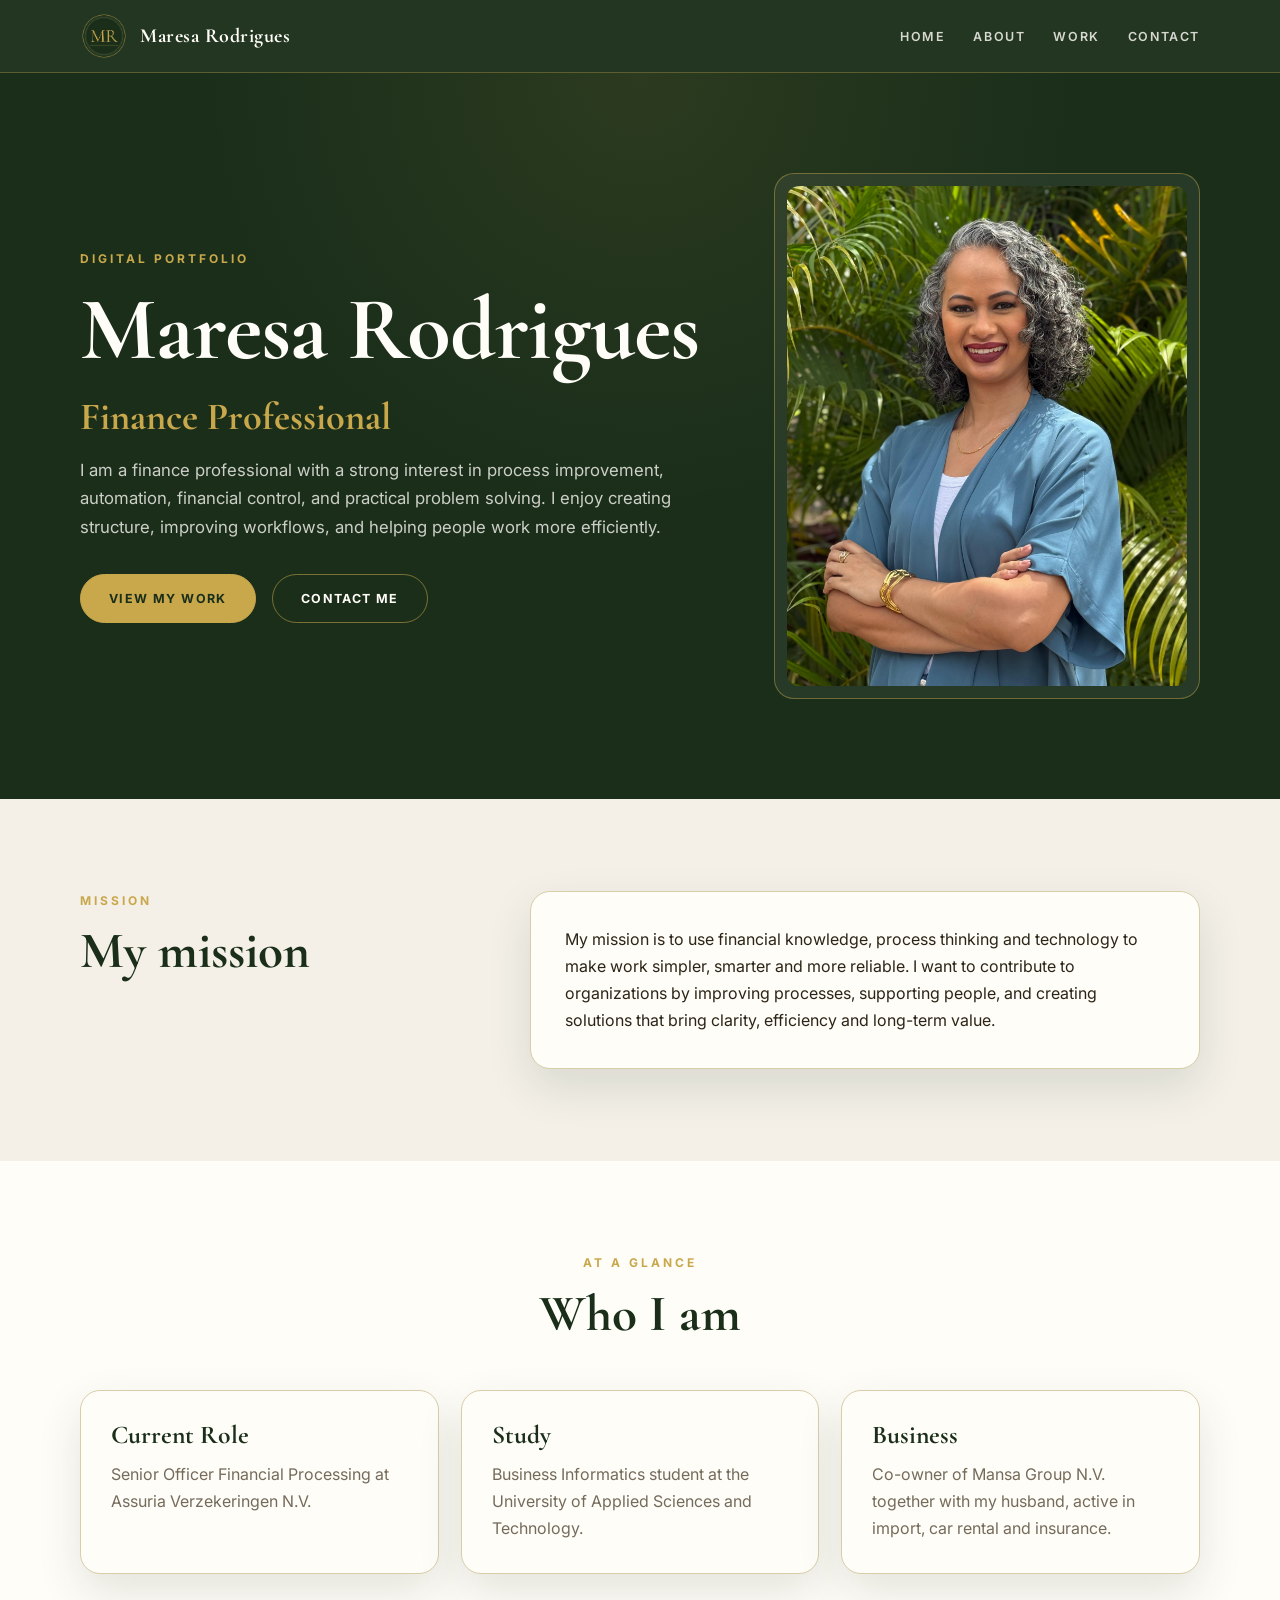
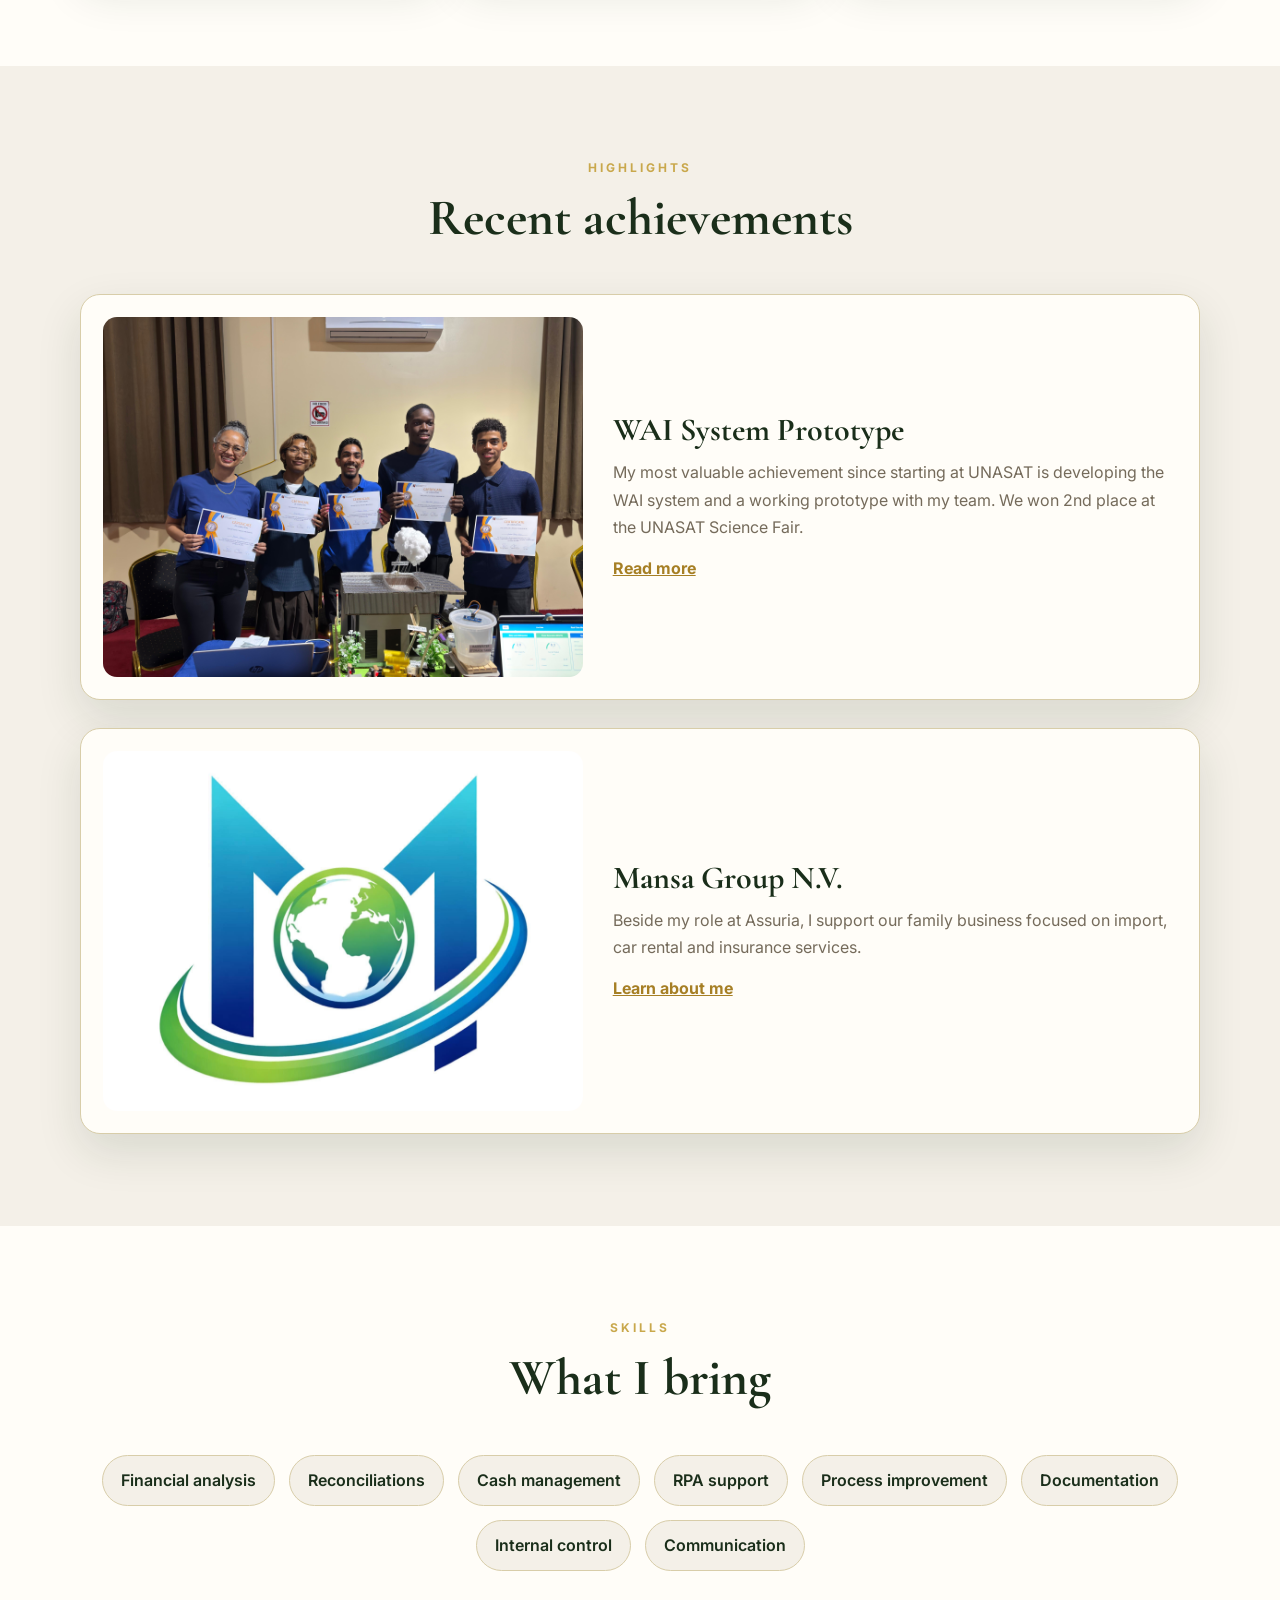
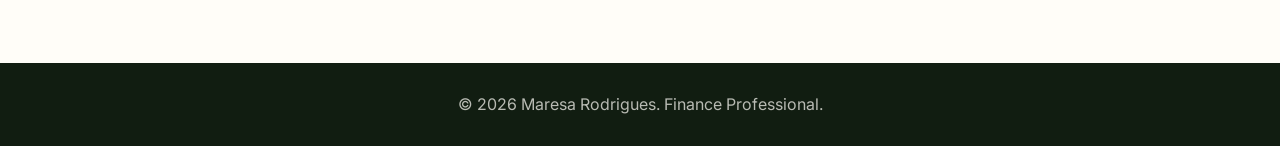
<file: index.html>
<html lang="en">
 <head>
  <meta charset="utf-8"/>
  <meta content="width=device-width, initial-scale=1.0" name="viewport"/>
  <meta content="Digital portfolio of Maresa Rodrigues, Finance Professional." name="description"/>
  <meta content="Maresa Rodrigues" name="author"/>
  <link href="https://fonts.googleapis.com" rel="preconnect"/>
  <link crossorigin="" href="https://fonts.gstatic.com" rel="preconnect"/>
  <link href="https://fonts.googleapis.com/css2?family=Cormorant+Garamond:wght@500;600;700&amp;family=Inter:wght@300;400;500;600;700&amp;display=swap" rel="stylesheet"/>
  <link href="./css/main.css" rel="stylesheet"/>
  <title>
   Maresa Rodrigues | Digital Portfolio
  </title>
 </head>
<body>
    <header class="site-header">
   <div class="header-inner">
    <a class="logo" href="./index.html">
     <img alt="Maresa Rodrigues Logo" class="logo-image" src="./img/mmr-circle-logo-1.png"/>
     <span class="logo-name">
      Maresa Rodrigues
     </span>
    </a>
    <button aria-controls="site-nav" aria-expanded="false" class="menu-toggle" id="menu-toggle">
     <span>
     </span>
     <span>
     </span>
     <span>
     </span>
    </button>
   <nav class="site-nav" id="site-nav">
     <ul>
      <li>
       <a href="./index.html">
        Home
       </a>
      </li>
      <li>
       <a href="./about.html">
        About
       </a>
      </li>
      <li>
       <a href="./work.html">
        Work
       </a>
      </li>
      <li>
       <a href="./contact.html">
        Contact
       </a>
      </li>
     </ul>
    </nav>
        </div>
  </header>
  <main>
   <section class="hero">
    <div class="container hero-grid">
     <div class="hero-content">
      <p class="eyebrow">
       Digital Portfolio
      </p>
      <h1>
       Maresa Rodrigues
      </h1>
      <h2>
       Finance Professional 
      </h2>
      <p class="hero-text">
       I am a finance professional with a strong interest in process improvement, automation, financial control, and practical problem solving. 
       I enjoy creating structure, improving workflows, and helping people work more efficiently.
      </p>
      <div class="hero-buttons">
       <a class="btn btn-primary" href="./work.html">
        View my work
       </a>
       <a class="btn btn-secondary" href="./contact.html">
        Contact me
       </a>
      </div>
     </div>
    <div class="hero-image-card">
      <img alt="Portrait of Maresa Rodrigues" src="./img/profile-pic-1.jpeg"/>
     </div>
    </div>
   </section>
   <section class="section">
        <div class="container two-columns">
     <div>
      <p class="eyebrow">
       Mission
      </p>
      <h2>
       My mission
      </h2>
     </div>
     <div class="text-card">
      <p>
       My mission is to use financial knowledge, process thinking and technology to make work simpler, smarter and more reliable. 
       I want to contribute to organizations by improving processes, supporting people, and creating solutions that bring clarity, efficiency and long-term value.
      </p>
     </div>
    </div>
   </section>
   <section class="section soft-bg">
    <div class="container">
     <div class="section-header">
      <p class="eyebrow">
       At a glance
      </p>
      <h2>
       Who I am
      </h2>
     </div>
     <div class="cards-grid three">
      <article class="info-card">
       <h3>
        Current Role
       </h3>
       <p>
        Senior Officer Financial Processing at Assuria Verzekeringen N.V.
       </p>
      </article>
      <article class="info-card">
       <h3>
        Study
       </h3>
       <p>
        Business Informatics student at the University of Applied Sciences and Technology.
       </p>
      </article>
      <article class="info-card">
       <h3>
        Business
       </h3>
       <p>
        Co-owner of Mansa Group N.V. together with my husband, active in import, car rental and insurance.
       </p>
      </article>
     </div>
    </div>
    </section>
   <section class="section">
    <div class="container">
     <div class="section-header">
      <p class="eyebrow">
       Highlights
      </p>
      <h2>
       Recent achievements
      </h2>
     </div>
     <div class="feature-grid">
      <article class="feature-card">
       <img alt="WAI project team" src="./img/unasat-wai-project.jpeg"/>
       <div>
        <h3>
         WAI System Prototype
        </h3>
        <p>
         My most valuable achievement since starting at UNASAT is developing the WAI system and a working prototype with my team. We won 2nd place at the UNASAT Science Fair.
        </p>
        <a class="text-link" href="./work.html">
         Read more
        </a>
       </div>
      </article>
      <article class="feature-card">
       <img alt="Mansa Group NV logo" src="./img/mansa-logo.jpeg"/>
       <div>
        <h3>
         Mansa Group N.V.
        </h3>
        <p>
         Beside my role at Assuria, I support our family business focused on import, car rental and insurance services.
        </p>
        <a class="text-link" href="./work.html">
         Learn about me
        </a>
       </div>
      </article>
     </div>
    </div>
    </section>
   <section class="section soft-bg">
    <div class="container">
     <div class="section-header">
      <p class="eyebrow">
       Skills
      </p>
      <h2>
       What I bring
      </h2>
     </div>
     <ul class="pill-list">
      <li>
       Financial analysis
      </li>
      <li>
       Reconciliations
      </li>
      <li>
       Cash management
      </li>
      <li>
       RPA support
      </li>
      <li>
       Process improvement
      </li>
      <li>
       Documentation
      </li>
      <li>
       Internal control
      </li>
      <li>
       Communication
      </li>
     </ul>
    </div>
   </section>
  </main>
    <footer class="site-footer">
   <p>
    &copy; 2026 Maresa Rodrigues. Finance Professional.
   </p>
  </footer>
  <script src="./js/main.js">
  </script>
</body>

</html>
</file>
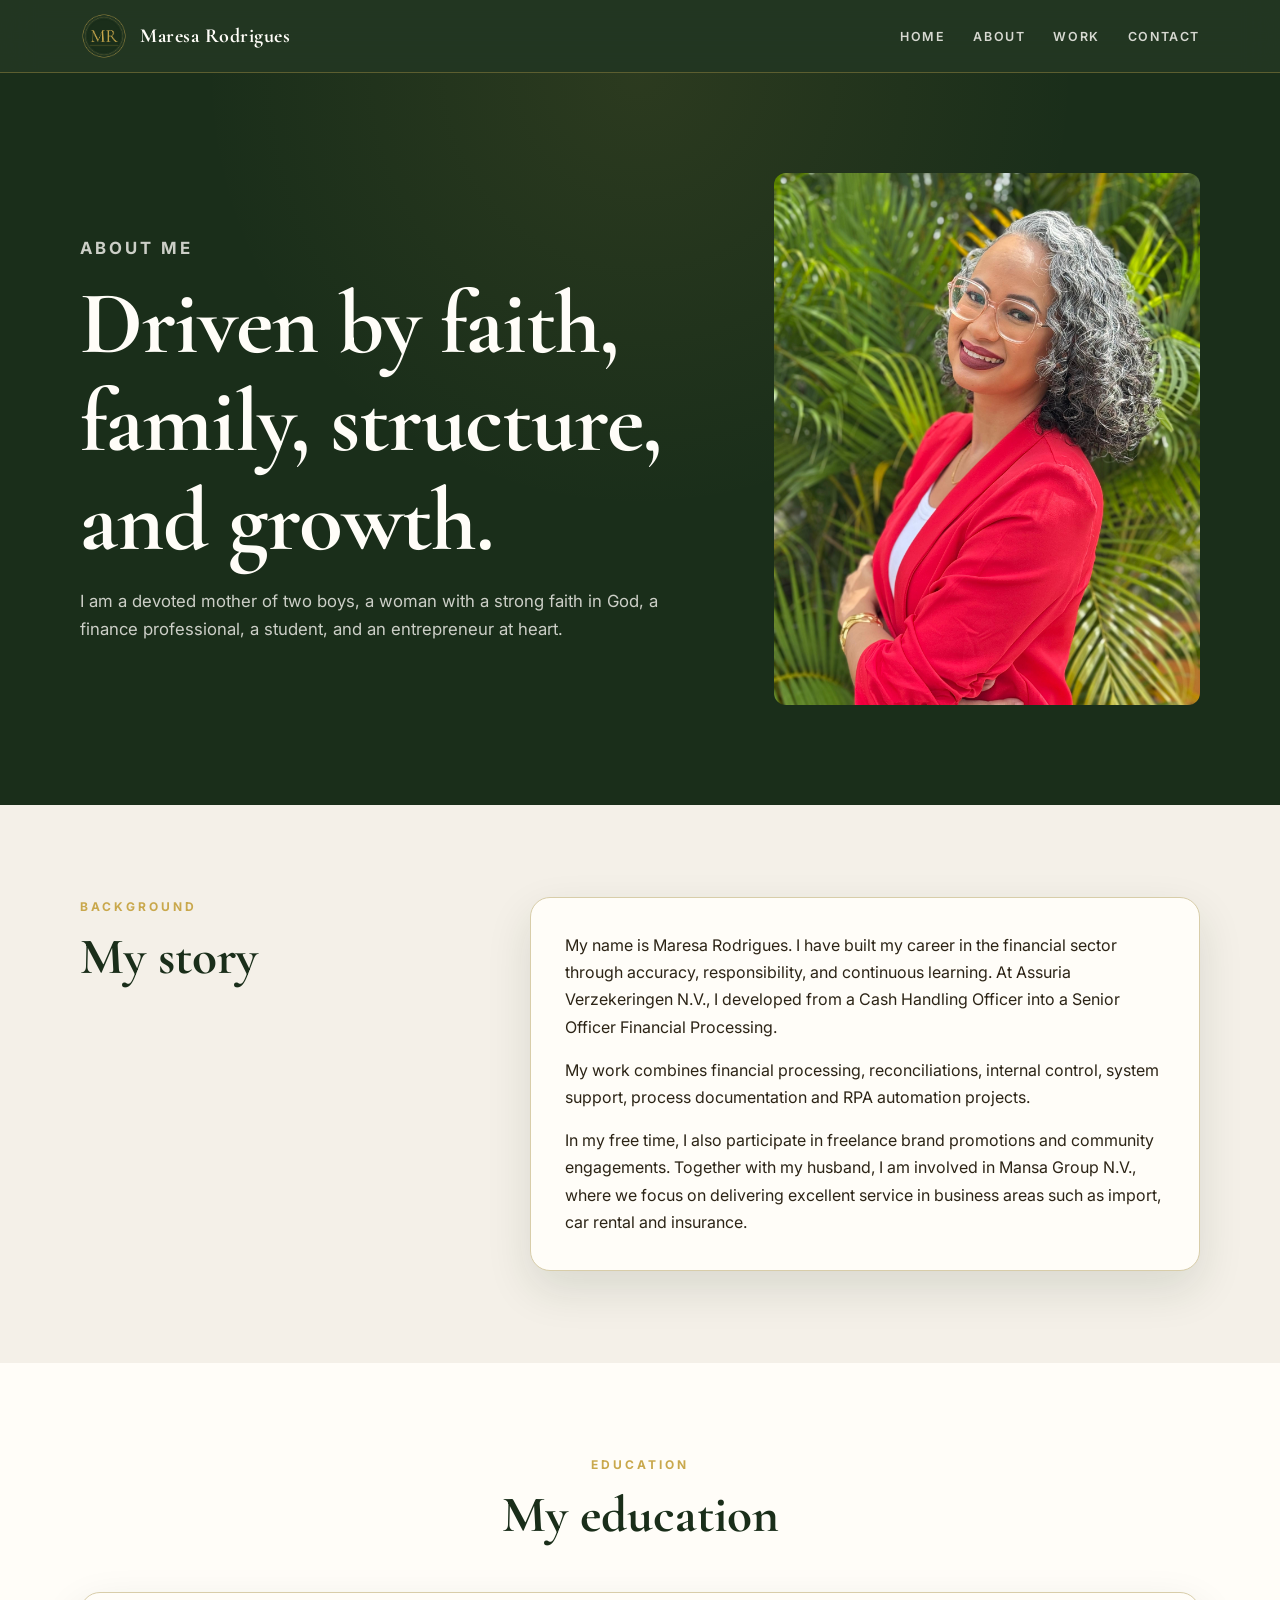
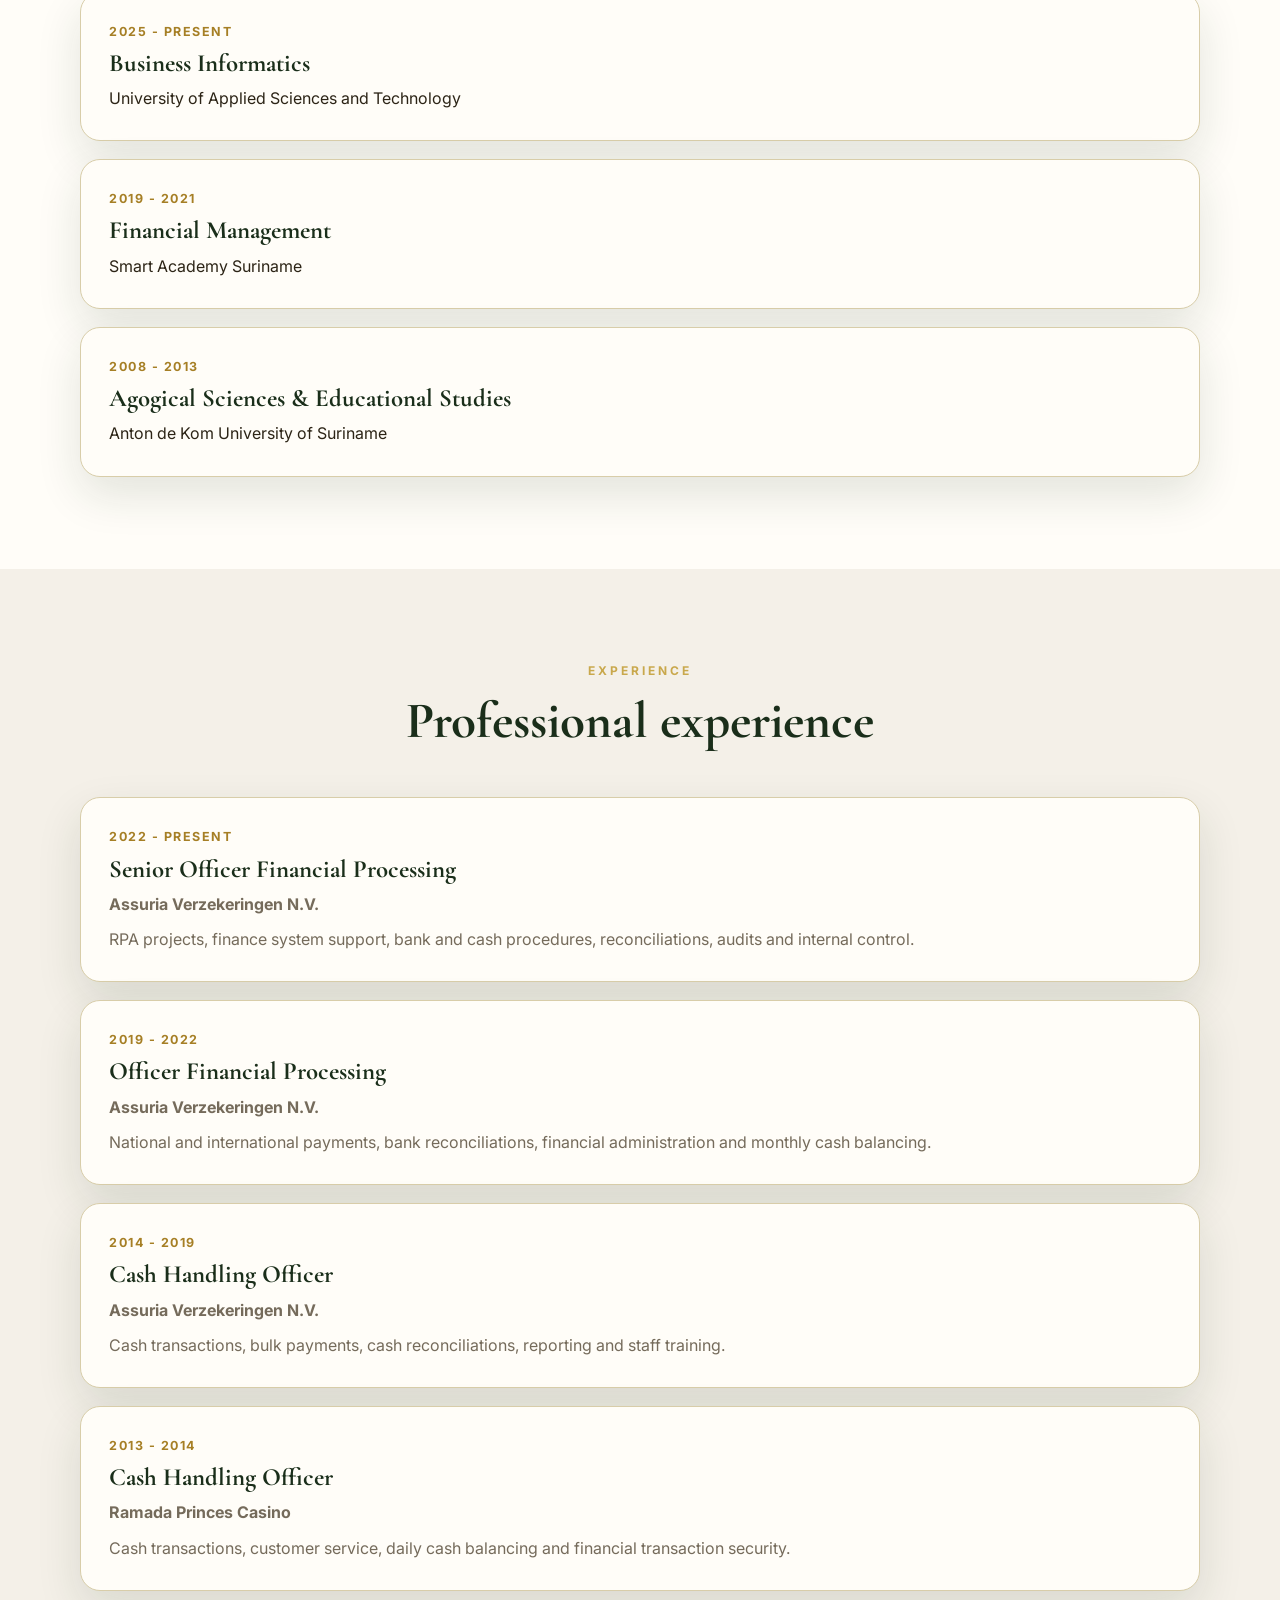
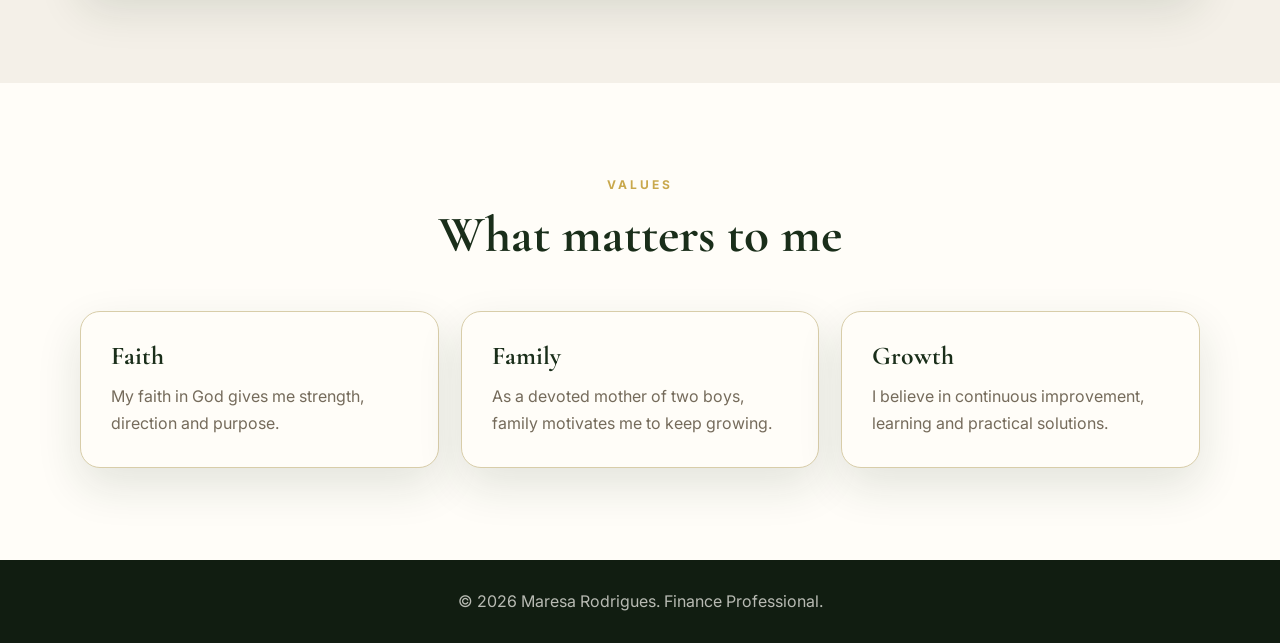
<file: about.html>
<html lang="en">
    <head>
  <head>
  <meta charset="utf-8"/>
  <meta content="width=device-width, initial-scale=1.0" name="viewport"/>
  <meta content="Digital portfolio of Maresa Rodrigues, Finance Professional." name="description"/>
  <meta content="Maresa Rodrigues" name="author"/>
  <link href="https://fonts.googleapis.com" rel="preconnect"/>
  <link crossorigin="" href="https://fonts.gstatic.com" rel="preconnect"/>
  <link href="https://fonts.googleapis.com/css2?family=Cormorant+Garamond:wght@500;600;700&amp;family=Inter:wght@300;400;500;600;700&amp;display=swap" rel="stylesheet"/>
  <link href="./css/main.css" rel="stylesheet"/>
  <link href="./css/about.css" rel="stylesheet"/>
  <title>
   About | Maresa Rodrigues
  </title>
 </head>
 <body>
  <header class="site-header">
   <div class="header-inner">
    <a class="logo" href="./index.html">
     <img alt="Maresa Rodrigues Logo" class="logo-image" src="./img/mmr-circle-logo-1.png"/>
     <span class="logo-name">
      Maresa Rodrigues
     </span>
    </a>
    <button aria-controls="site-nav" aria-expanded="false" class="menu-toggle" id="menu-toggle">
     <span>
     </span>
     <span>
     </span>
     <span>
     </span>
    </button>
    <nav class="site-nav" id="site-nav">
     <ul>
      <li>
       <a href="./index.html">
        Home
       </a>
      </li>
      <li>
       <a href="./about.html">
        About
       </a>
      </li>
      <li>
       <a href="./work.html">
        Work
       </a>
      </li>
      <li>
       <a href="./contact.html">
        Contact
       </a>
      </li>
     </ul>
    </nav>
   </div>
  </header>
  <main>
   <section class="page-hero">
    <div class="container page-hero-grid">
     <div>
      <p class="eyebrow">
       About me
      </p>
      <h1>
       Driven by faith, family, structure, and growth.
      </h1>
      <p>
       I am a devoted mother of two boys, a woman with a strong faith in God, a finance professional, a student, and an entrepreneur at heart.
      </p>
     </div>
     <img alt="Portrait of Maresa Rodrigues" class="page-portrait" src="./img/profile-pic-2.jpeg"/>
    </div>
   </section>
   <section class="section">
    <div class="container two-columns">
     <div>
      <p class="eyebrow">
       Background
      </p>
      <h2>
       My story
      </h2>
     </div>
     <div class="text-card">
      <p>
       My name is Maresa Rodrigues. I have built my career in the financial sector through accuracy, responsibility, and continuous learning. 
       At Assuria Verzekeringen N.V., I developed from a Cash Handling Officer into a Senior Officer Financial Processing.
      </p>
      <p>
       My work combines financial processing, reconciliations, internal control, system support, process documentation and RPA automation projects.
      </p>
      <p>
       In my free time, I also participate in freelance brand promotions and community engagements. 
       Together with my husband, I am involved in Mansa Group N.V., where we focus on delivering excellent service in business areas such as import, car rental and insurance.
      </p>
     </div>
    </div>
   </section>
   <section class="section soft-bg">
    <div class="container">
     <div class="section-header">
      <p class="eyebrow">
       Education
      </p>
      <h2>
       My education
      </h2>
     </div>
     <div class="timeline-list">
      <article class="timeline-card">
       <span>
        2025 - Present
       </span>
       <h3>
        Business Informatics
       </h3>
       <p>
        University of Applied Sciences and Technology
       </p>
      </article>
      <article class="timeline-card">
       <span>
        2019 - 2021
       </span>
       <h3>
        Financial Management
       </h3>
       <p>
        Smart Academy Suriname
       </p>
      </article>
      <article class="timeline-card">
       <span>
        2008 - 2013
       </span>
       <h3>
        Agogical Sciences &amp; Educational Studies
       </h3>
       <p>
        Anton de Kom University of Suriname
       </p>
      </article>
     </div>
    </div>
   </section>
<section class="section">
    <div class="container">
     <div class="section-header">
      <p class="eyebrow">
       Experience
      </p>
      <h2>
       Professional experience
      </h2>
     </div>
     <div class="experience-stack">
      <article class="experience-card">
       <span>
        2022 - Present
       </span>
       <h3>
        Senior Officer Financial Processing
       </h3>
       <p class="company">
        Assuria Verzekeringen N.V.
       </p>
       <p>
        RPA projects, finance system support, bank and cash procedures, reconciliations, audits and internal control.
       </p>
      </article>
      <article class="experience-card">
       <span>
        2019 - 2022
       </span>
       <h3>
        Officer Financial Processing
       </h3>
       <p class="company">
        Assuria Verzekeringen N.V.
       </p>
       <p>
        National and international payments, bank reconciliations, financial administration and monthly cash balancing.
       </p>
      </article>
      <article class="experience-card">
       <span>
        2014 - 2019
       </span>
       <h3>
        Cash Handling Officer
       </h3>
       <p class="company">
        Assuria Verzekeringen N.V.
       </p>
       <p>
        Cash transactions, bulk payments, cash reconciliations, reporting and staff training.
       </p>
      </article>
      <article class="experience-card">
       <span>
        2013 - 2014
       </span>
       <h3>
        Cash Handling Officer
       </h3>
       <p class="company">
        Ramada Princes Casino
       </p>
       <p>
        Cash transactions, customer service, daily cash balancing and financial transaction security.
       </p>
      </article>
     </div>
    </div>
   </section>
    <section class="section soft-bg">
    <div class="container">
     <div class="section-header">
      <p class="eyebrow">
       Values
      </p>
      <h2>
       What matters to me
      </h2>
     </div>
     <div class="cards-grid three">
      <article class="info-card">
       <h3>
        Faith
       </h3>
       <p>
        My faith in God gives me strength, direction and purpose.
       </p>
      </article>
      <article class="info-card">
       <h3>
        Family
       </h3>
       <p>
        As a devoted mother of two boys, family motivates me to keep growing.
       </p>
      </article>
      <article class="info-card">
       <h3>
        Growth
       </h3>
       <p>
        I believe in continuous improvement, learning and practical solutions.
       </p>
      </article>
     </div>
    </div>
   </section>
     </main>
  <footer class="site-footer">
   <p>
    &copy; 2026 Maresa Rodrigues. Finance Professional.
   </p>
  </footer>
  <script src="./js/main.js">
  </script>
</body>

</html>
</file>
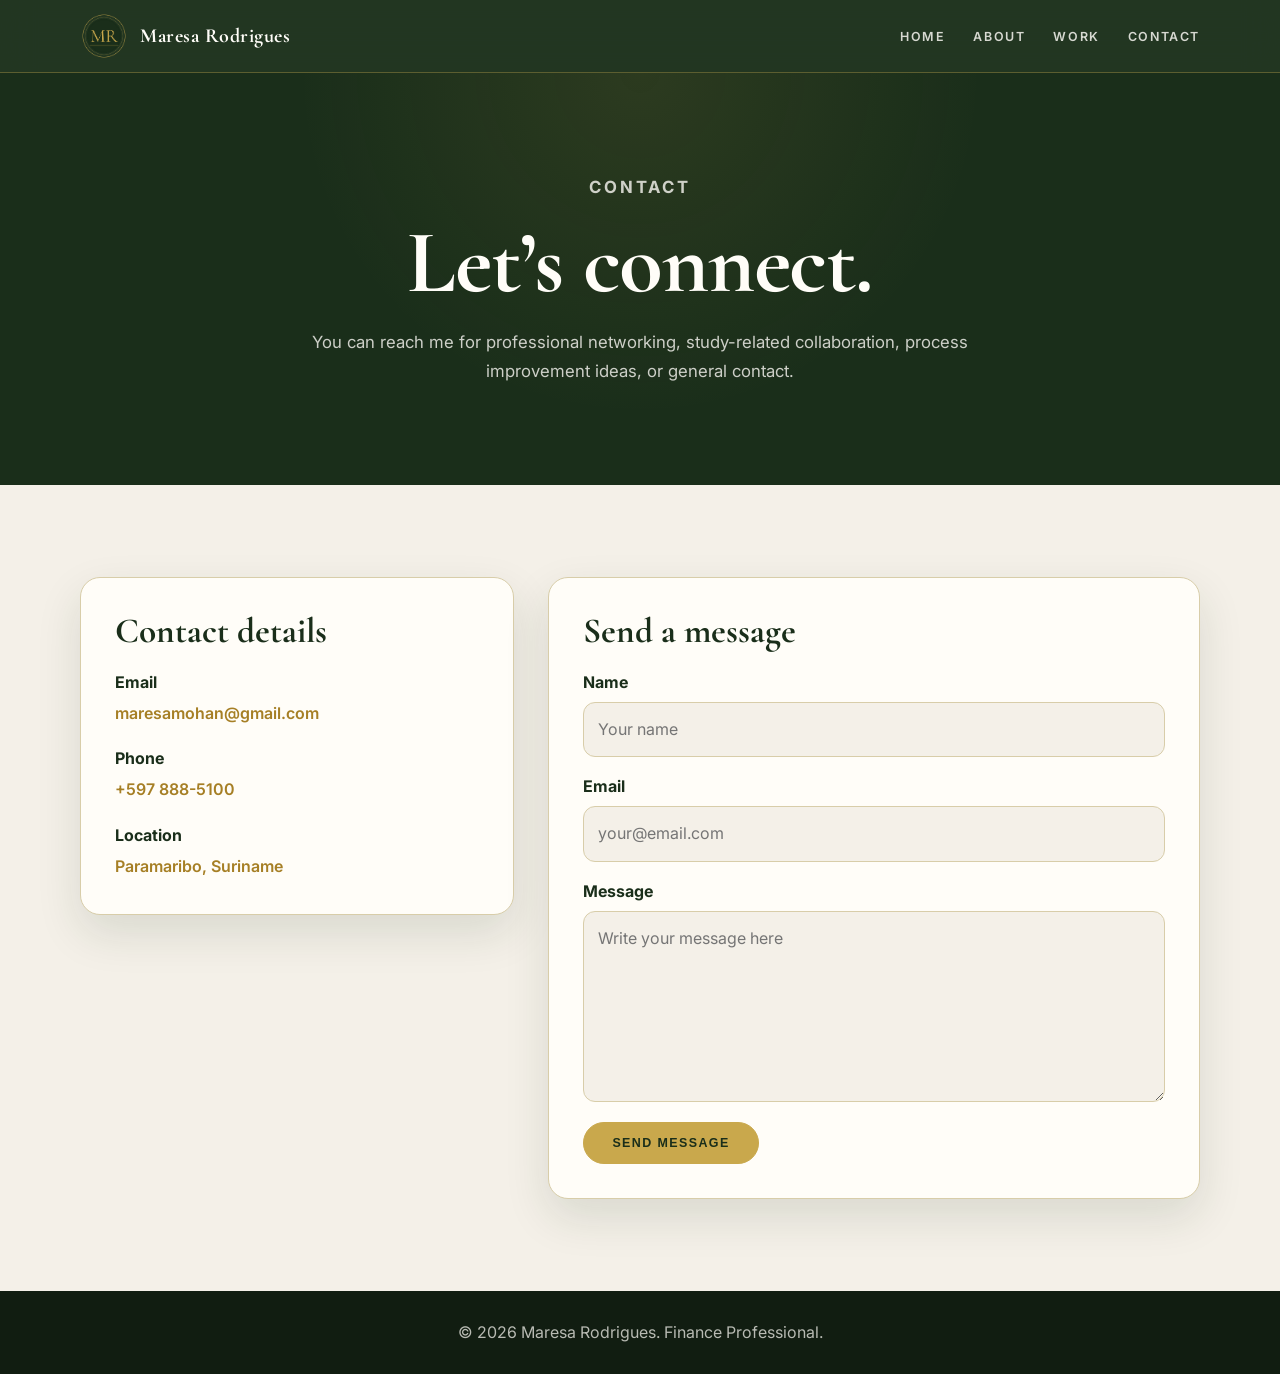
<file: contact.html>
<html lang="en">
    <head>
  <meta charset="utf-8"/>
  <meta content="width=device-width, initial-scale=1.0" name="viewport"/>
  <meta content="Digital portfolio of Maresa Rodrigues, Finance Professional." name="description"/>
  <meta content="Maresa Rodrigues" name="author"/>
  <link href="https://fonts.googleapis.com" rel="preconnect"/>
  <link crossorigin="" href="https://fonts.gstatic.com" rel="preconnect"/>
  <link href="https://fonts.googleapis.com/css2?family=Cormorant+Garamond:wght@500;600;700&amp;family=Inter:wght@300;400;500;600;700&amp;display=swap" rel="stylesheet"/>
  <link href="./css/main.css" rel="stylesheet"/>
  <link href="./css/contact.css" rel="stylesheet"/>
  <title>
   Contact | Maresa Rodrigues
  </title>
 </head>
 <body>
  <header class="site-header">
   <div class="header-inner">
    <a class="logo" href="./index.html">
     <img alt="Maresa Rodrigues Logo" class="logo-image" src="./img/mmr-circle-logo-1.png"/>
     <span class="logo-name">
      Maresa Rodrigues
     </span>
    </a>
    <button aria-controls="site-nav" aria-expanded="false" class="menu-toggle" id="menu-toggle">
     <span>
     </span>
     <span>
     </span>
     <span>
     </span>
    </button>
    <nav class="site-nav" id="site-nav">
     <ul>
      <li>
       <a href="./index.html">
        Home
       </a>
      </li>
      <li>
       <a href="./about.html">
        About
       </a>
      </li>
      <li>
       <a href="./work.html">
        Work
       </a>
      </li>
      <li>
       <a href="./contact.html">
        Contact
       </a>
      </li>
     </ul>
    </nav>
   </div>
  </header>
  <main>
   <section class="page-hero contact-hero">
    <div class="container">
     <p class="eyebrow">
      Contact
     </p>
     <h1>
      Let&rsquo;s connect.
     </h1>
     <p>
      You can reach me for professional networking, study-related collaboration, process improvement ideas, or general contact.
     </p>
    </div>
   </section>
   <section class="section">
    <div class="container contact-grid">
     <div class="contact-panel">
      <h2>
       Contact details
      </h2>
      <address>
       <p>
        <strong>
         Email
        </strong>
        <a href="mailto:maresamohan@gmail.com">
         maresamohan@gmail.com
        </a>
       </p>
       <p>
        <strong>
         Phone
        </strong>
        <a href="tel:+5978885100">
         +597 888-5100
        </a>
       </p>
       <p>
        <strong>
         Location
        </strong>
        <span>
         Paramaribo, Suriname
        </span>
       </p>
      </address>
     </div>
     <form action="#" class="contact-form" method="post">
      <h2>
       Send a message
      </h2>
      <label for="name">
       Name
      </label>
      <input id="name" name="name" placeholder="Your name" type="text"/>
      <label for="email">
       Email
      </label>
      <input id="email" name="email" placeholder="your@email.com" type="email"/>
      <label for="message">
       Message
      </label>
      <textarea id="message" name="message" placeholder="Write your message here" rows="6"></textarea>
      <button class="btn btn-primary" type="submit">
       Send message
      </button>
     </form>
    </div>
   </section>
  </main>
   <footer class="site-footer">
   <p>
    &copy; 2026 Maresa Rodrigues. Finance Professional.
   </p>
  </footer>
  <script src="./js/main.js">
  </script>
</body>
</html>
</file>
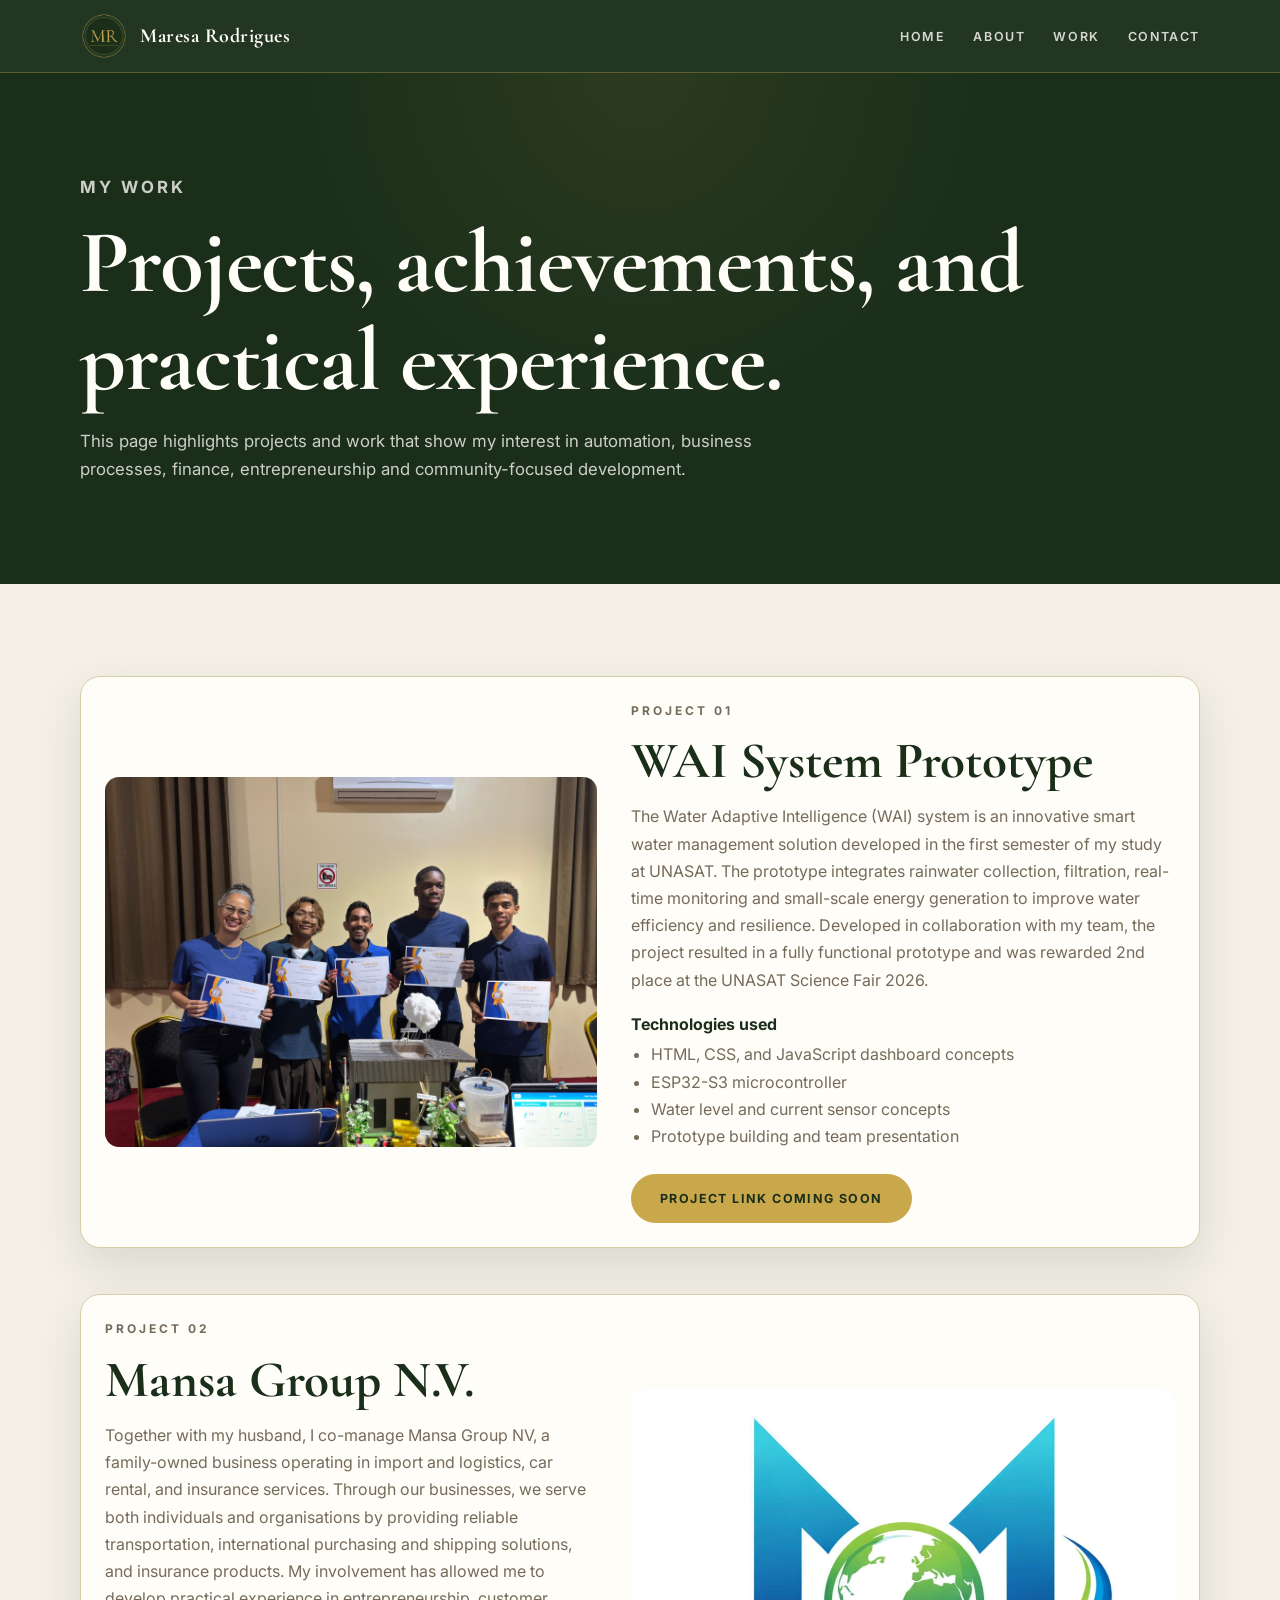
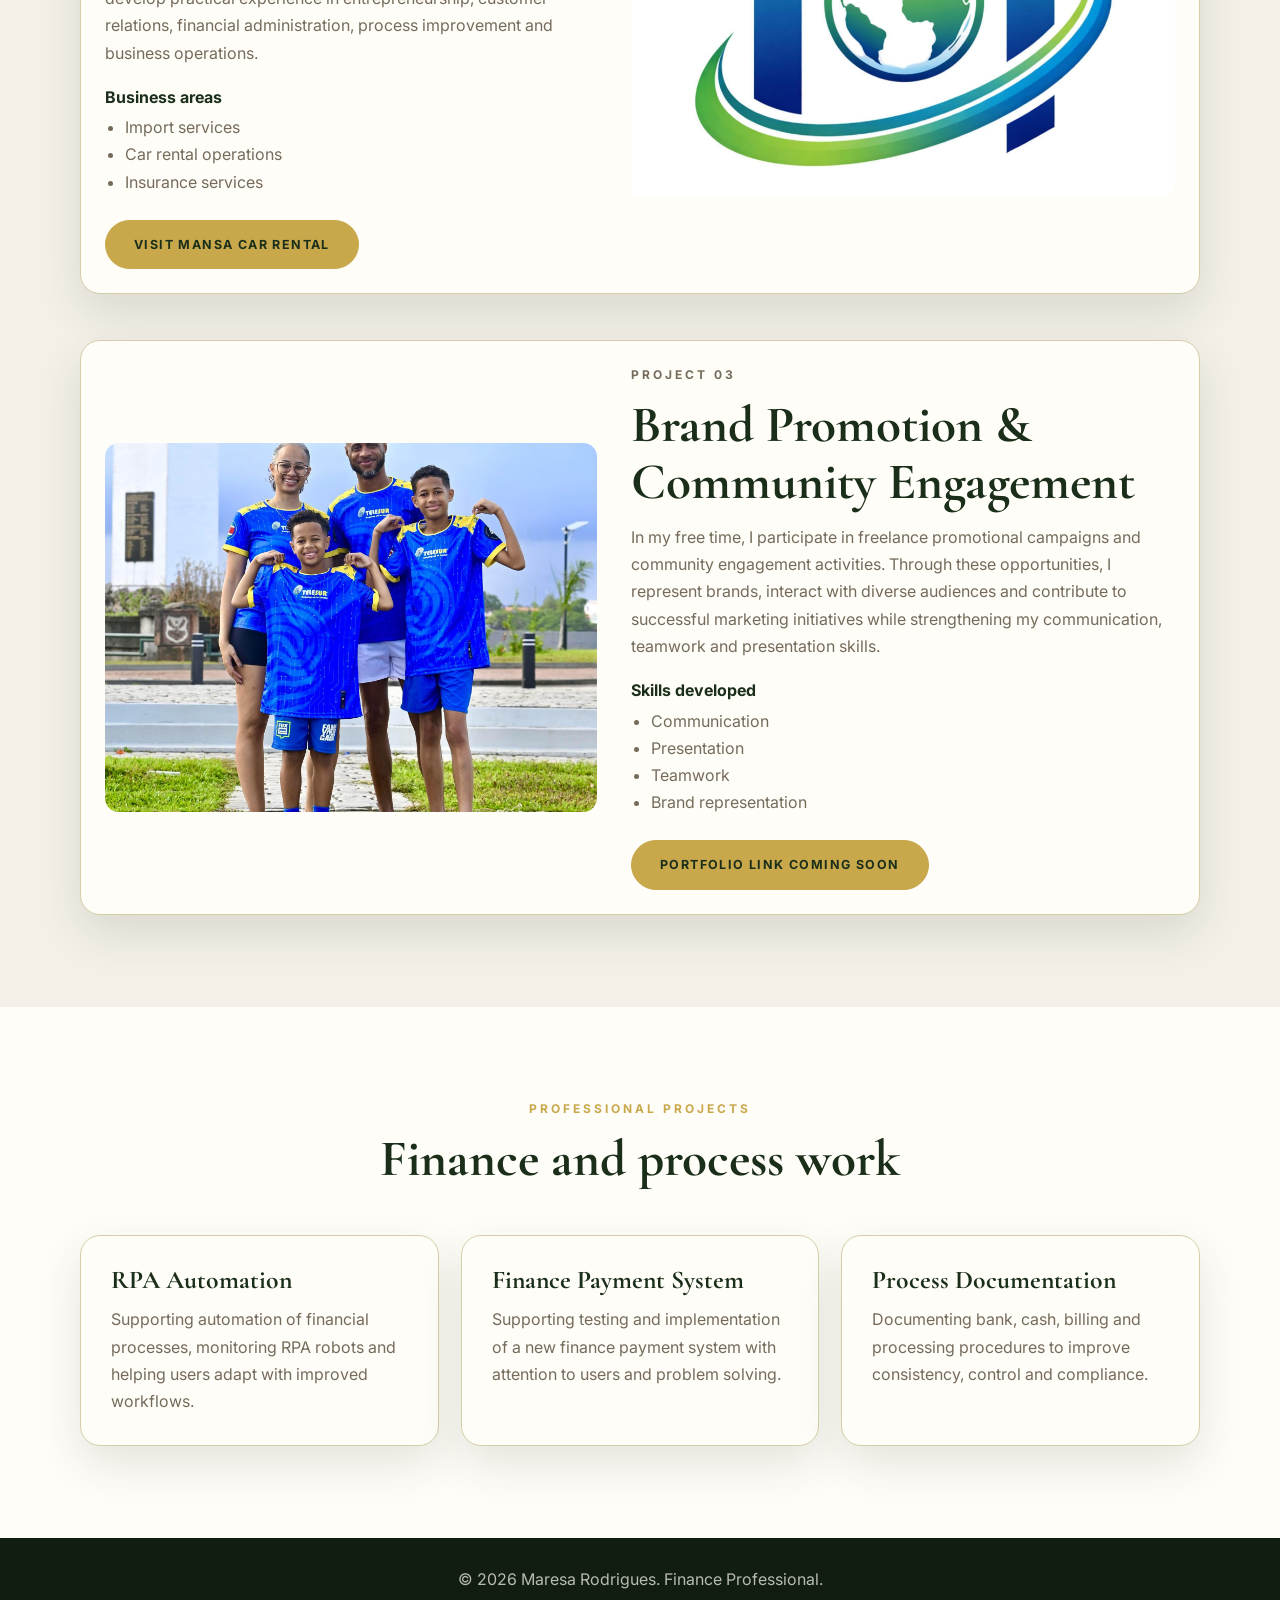
<file: work.html>
<html lang="en">
    <head>
  <meta charset="utf-8"/>
  <meta content="width=device-width, initial-scale=1.0" name="viewport"/>
  <meta content="Digital portfolio of Maresa Rodrigues, Finance Professional." name="description"/>
  <meta content="Maresa Rodrigues" name="author"/>
  <link href="https://fonts.googleapis.com" rel="preconnect"/>
  <link crossorigin="" href="https://fonts.gstatic.com" rel="preconnect"/>
  <link href="https://fonts.googleapis.com/css2?family=Cormorant+Garamond:wght@500;600;700&amp;family=Inter:wght@300;400;500;600;700&amp;display=swap" rel="stylesheet"/>
  <link href="./css/main.css" rel="stylesheet"/>
  <link href="./css/work.css" rel="stylesheet"/>
  <title>
   Work | Maresa Rodrigues
  </title>
 </head>
<body>
    <header class="site-header">
   <div class="header-inner">
    <a class="logo" href="./index.html">
     <img alt="Maresa Rodrigues Logo" class="logo-image" src="./img/mmr-circle-logo-1.png"/>
     <span class="logo-name">
      Maresa Rodrigues
     </span>
    </a>
    <button aria-controls="site-nav" aria-expanded="false" class="menu-toggle" id="menu-toggle">
     <span>
     </span>
     <span>
     </span>
     <span>
     </span>
    </button>
    <nav class="site-nav" id="site-nav">
     <ul>
      <li>
       <a href="./index.html">
        Home
       </a>
      </li>
      <li>
       <a href="./about.html">
        About
       </a>
      </li>
      <li>
       <a href="./work.html">
        Work
       </a>
      </li>
      <li>
       <a href="./contact.html">
        Contact
       </a>
      </li>
     </ul>
    </nav>
   </div>
  </header>
  <main>
   <section class="page-hero">
    <div class="container">
     <p class="eyebrow">
      My work
     </p>
     <h1>
      Projects, achievements, and practical experience.
     </h1>
     <p>
      This page highlights projects and work that show my interest in automation, business processes, finance, entrepreneurship and community-focused development.
     </p>
    </div>
   </section>
   <section class="section">
    <div class="container work-grid">
     <article class="project-card-large">
      <img alt="WAI project team presenting prototype" src="./img/unasat-wai-project.jpeg"/>
      <div class="project-content">
       <p class="eyebrow">
        Project 01
       </p>
       <h2>
        WAI System Prototype
       </h2>
       <p>
        The Water Adaptive Intelligence (WAI) system is an innovative smart water management solution developed in the first semester of my study at UNASAT. 
        The prototype integrates rainwater collection, filtration, real-time monitoring and small-scale energy generation to improve water efficiency and resilience. 
        Developed in collaboration with my team, the project resulted in a fully functional prototype and was rewarded 2nd place at the UNASAT Science Fair 2026.
       </p>
       <h3>
        Technologies used
       </h3>
       <ul>
        <li>
         HTML, CSS, and JavaScript dashboard concepts
        </li>
        <li>
         ESP32-S3 microcontroller
        </li>
        <li>
         Water level and current sensor concepts
        </li>
        <li>
         Prototype building and team presentation
        </li>
       </ul>
       <a class="btn btn-primary" href="#">
        Project link coming soon
       </a>
      </div>
     </article>
     <article class="project-card-large reverse">
      <img alt="Mansa Group NV logo" src="./img/mansa-logo.jpeg"/>
      <div class="project-content">
       <p class="eyebrow">
        Project 02
       </p>
       <h2>
        Mansa Group N.V.
       </h2>
       <p>
        Together with my husband, I co-manage Mansa Group NV, a family-owned business operating in import and logistics, car rental, and insurance services.
        Through our businesses, we serve both individuals and organisations by providing reliable transportation, international purchasing and shipping solutions, and insurance products.
        My involvement has allowed me to develop practical experience in entrepreneurship, customer relations, financial administration, process improvement and business operations.
       </p>
       <h3>
        Business areas
       </h3>
       <ul>
        <li>
         Import services
        </li>
        <li>
         Car rental operations
        </li>
        <li>
         Insurance services
        </li>
       </ul>
       <a href="https://www.mansacarrental.com"
         class="btn btn-primary"
         target="_blank"
         rel="noopener noreferrer">
         Visit Mansa Car Rental
       </a>
      </div>
     </article>
     <article class="project-card-large">
      <img alt="Family promoting work" src="./img/freelance-family-promoting.jpeg"/>
      <div class="project-content">
       <p class="eyebrow">
        Project 03
       </p>
       <h2>
        Brand Promotion & Community Engagement
       </h2>
       <p>
        In my free time, I participate in freelance promotional campaigns and community engagement activities. 
        Through these opportunities, I represent brands, interact with diverse audiences and contribute to successful
        marketing initiatives while strengthening my communication, teamwork and presentation skills.
       </p>
       <h3>
        Skills developed
       </h3>
       <ul>
        <li>
         Communication
        </li>
        <li>
         Presentation
        </li>
        <li>
         Teamwork
        </li>
        <li>
         Brand representation
        </li>
       </ul>
       <a class="btn btn-primary" href="#">
        Portfolio link coming soon
       </a>
      </div>
     </article>
    </div>
   </section>
   <section class="section soft-bg">
    <div class="container">
     <div class="section-header">
      <p class="eyebrow">
       Professional projects
      </p>
      <h2>
       Finance and process work
      </h2>
     </div>
     <div class="cards-grid three">
      <article class="info-card">
       <h3>
        RPA Automation
       </h3>
       <p>
        Supporting automation of financial processes, monitoring RPA robots and helping users adapt with improved workflows.
       </p>
      </article>
      <article class="info-card">
       <h3>
        Finance Payment System
       </h3>
       <p>
        Supporting testing and implementation of a new finance payment system with attention to users and problem solving.
       </p>
      </article>
      <article class="info-card">
       <h3>
        Process Documentation
       </h3>
       <p>
        Documenting bank, cash, billing and processing procedures to improve consistency, control and compliance.
       </p>
      </article>
     </div>
    </div>
   </section>
  </main>
  <footer class="site-footer">
   <p>
    &copy; 2026 Maresa Rodrigues. Finance Professional.
   </p>
  </footer>
  <script src="./js/main.js">
  </script>
</body>

</html>
</file>
<file: css/main.css>
:root {
  --clr-dark:#1a2e1a;
  --clr-dark-soft:#243324;
  --clr-cream:#f4f0e8;
  --clr-gold:#c9a84c;
  --clr-gold-dark:#a67f25;
  --clr-white:#fffdf8;
  --clr-text:#2c2416;
  --clr-muted:#756b5b;
  --clr-border:#d8cda9;
  --font-serif:"Cormorant Garamond", Georgia, serif;
  --font-sans:"Inter", Arial, sans-serif;
  --shadow:0 18px 45px rgba(26, 46, 26, .12);
  --radius:20px;
  --max-width:1120px
}
* {
  margin:0;
  padding:0;
  box-sizing:border-box
}
html {
  scroll-behavior:smooth
}
body {
  font-family:var(--font-sans);
  line-height:1.7;
  color:var(--clr-text);
  background-color:var(--clr-cream)
}
img {
  max-width:100%;
  display:block
}
a {
  color:inherit
}
.container {
  width:min(100% - 40px, var(--max-width));
  margin-inline:auto
}
.site-header {
  position:sticky;
  top:0;
  z-index:100;
  background-color:rgba(26, 46, 26, .96);
  border-bottom:1px solid rgba(201, 168, 76, .35);
  backdrop-filter:blur(16px)
}
.header-inner {
  width:min(100% - 40px, var(--max-width));
  height:72px;
  margin-inline:auto;
  display:flex;
  align-items:center;
  justify-content:space-between
}
.logo {
  display:flex;
  align-items:center;
  gap:12px;
  color:var(--clr-white);
  text-decoration:none
}
.logo-image {
  width:48px;
  height:48px;
  object-fit:contain;
  flex-shrink:0
}
.logo-name {
  font-family:var(--font-serif);
  font-size:1.25rem;
  font-weight:700;
  letter-spacing:.5px
}
.site-nav ul {
  list-style:none;
  display:flex;
  gap:28px
}
.site-nav a {
  color:rgba(255, 253, 248, .82);
  text-decoration:none;
  text-transform:uppercase;
  font-size:.78rem;
  font-weight:600;
  letter-spacing:1.6px;
  border-bottom:1px solid transparent;
  padding-bottom:4px
}
.site-nav a:hover {
  color:var(--clr-gold);
  border-bottom-color:var(--clr-gold)
}
.menu-toggle {
  display:none;
  background:transparent;
  border:0;
  cursor:pointer
}
.menu-toggle span {
  display:block;
  width:26px;
  height:2px;
  background:var(--clr-white);
  margin:6px 0
}
.hero, .page-hero {
  background:radial-gradient(circle at top, rgba(201, 168, 76, .10), transparent 45%), var(--clr-dark);
  color:var(--clr-white);
  padding:100px 0
}
.hero-grid, .page-hero-grid {
  display:grid;
  grid-template-columns:1.2fr .8fr;
  gap:56px;
  align-items:center
}
.eyebrow {
  color:var(--clr-gold);
  text-transform:uppercase;
  letter-spacing:3px;
  font-size:.75rem;
  font-weight:700;
  margin-bottom:12px
}
h1, h2, h3 {
  font-family:var(--font-serif);
  color:var(--clr-dark);
  line-height:1.1
}
.hero h1, .page-hero h1 {
  color:var(--clr-white);
  font-size:clamp(3rem, 7vw, 5.8rem);
  letter-spacing:-1px;
  margin-bottom:16px
}
.hero h2 {
  color:var(--clr-gold);
  font-size:clamp(1.5rem, 3vw, 2.4rem);
  margin-bottom:18px
}
.hero-text, .page-hero p {
  max-width:680px;
  color:rgba(255, 253, 248, .78);
  font-size:1.05rem
}
.hero-buttons {
  margin-top:32px;
  display:flex;
  gap:16px;
  flex-wrap:wrap
}
.btn {
  display:inline-block;
  padding:13px 28px;
  border-radius:999px;
  text-decoration:none;
  text-transform:uppercase;
  font-size:.78rem;
  font-weight:700;
  letter-spacing:1.4px;
  border:1px solid transparent;
  cursor:pointer
}
.btn-primary {
  background-color:var(--clr-gold);
  color:var(--clr-dark);
  border-color:var(--clr-gold)
}
.btn-primary:hover {
  background-color:var(--clr-gold-dark);
  border-color:var(--clr-gold-dark);
  color:var(--clr-white)
}
.btn-secondary {
  border-color:rgba(201, 168, 76, .55);
  color:var(--clr-white)
}
.btn-secondary:hover {
  border-color:var(--clr-gold);
  color:var(--clr-gold)
}
.hero-image-card {
  border:1px solid rgba(201, 168, 76, .45);
  padding:12px;
  border-radius:var(--radius);
  background:rgba(255, 253, 248, .06)
}
.hero-image-card img, .page-portrait {
  border-radius:calc(var(--radius) - 8px);
  aspect-ratio:4/5;
  object-fit:cover
}
.section {
  padding:92px 0
}
.soft-bg {
  background-color:var(--clr-white)
}
.section-header {
  text-align:center;
  max-width:720px;
  margin:0 auto 48px
}
.section-header h2, .section h2 {
  font-size:clamp(2rem, 4vw, 3.2rem)
}
.two-columns {
  display:grid;
  grid-template-columns:.75fr 1.25fr;
  gap:48px;
  align-items:start
}
.text-card, .info-card, .feature-card, .timeline-card, .experience-card {
  background:var(--clr-white);
  border:1px solid var(--clr-border);
  border-radius:var(--radius);
  box-shadow:var(--shadow)
}
.text-card {
  padding:34px
}
.text-card p+p {
  margin-top:16px
}
.cards-grid {
  display:grid;
  gap:22px
}
.cards-grid.three {
  grid-template-columns:repeat(3, 1fr)
}
.info-card {
  padding:30px
}
.info-card h3 {
  font-size:1.6rem;
  margin-bottom:12px
}
.info-card p {
  color:var(--clr-muted)
}
.feature-grid {
  display:grid;
  gap:28px
}
.feature-card {
  display:grid;
  grid-template-columns:.85fr 1fr;
  gap:30px;
  padding:22px;
  align-items:center
}
.feature-card img {
  border-radius:14px;
  aspect-ratio:4/3;
  object-fit:cover
}
.feature-card h3 {
  font-size:2rem;
  margin-bottom:12px
}
.feature-card p {
  color:var(--clr-muted)
}
.text-link {
  color:var(--clr-gold-dark);
  font-weight:700;
  display:inline-block;
  margin-top:14px
}
.pill-list {
  list-style:none;
  display:flex;
  flex-wrap:wrap;
  gap:14px;
  justify-content:center
}
.pill-list li {
  border:1px solid var(--clr-border);
  background-color:var(--clr-cream);
  color:var(--clr-dark);
  padding:11px 18px;
  border-radius:999px;
  font-weight:600
}
.site-footer {
  background-color:#111d11;
  color:rgba(255, 253, 248, .7);
  text-align:center;
  padding:28px 0
}
.timeline-list, .experience-stack {
  display:grid;
  gap:18px
}
.timeline-card, .experience-card {
  padding:28px
}
.timeline-card span, .experience-card span {
  color:var(--clr-gold-dark);
  font-size:.78rem;
  text-transform:uppercase;
  letter-spacing:1.5px;
  font-weight:700
}
.timeline-card h3, .experience-card h3 {
  font-size:1.55rem;
  margin:8px 0
}
.company {
  color:var(--clr-gold-dark);
  font-weight:700;
  margin-bottom:8px
}
@media(max-width:850px) {
  .menu-toggle {
    display:block
  }
  .site-nav {
    display:none;
    position:absolute;
    top:72px;
    left:0;
    right:0;
    background-color:var(--clr-dark);
    border-top:1px solid rgba(201, 168, 76, .25);
    padding:24px 20px
  }
  .site-nav.open {
    display:block
  }
  .site-nav ul {
    flex-direction:column;
    gap:18px
  }
  .hero-grid, .page-hero-grid, .two-columns, .feature-card {
    grid-template-columns:1fr
  }
  .cards-grid.three {
    grid-template-columns:1fr
  }
  .hero, .page-hero {
    padding:70px 0
  }
  .section {
    padding:64px 0
  }
}
@media(max-width:520px) {
  .logo-name {
    display:none
  }
  .hero-buttons {
    flex-direction:column
  }
  .btn {
    text-align:center
  }
}
</file>
<file: css/about.css>
.page-portrait {
  max-height:560px;
  width:100%
}
.eyebrow {
  color:var(--clr-gold);
  text-transform:uppercase;
  letter-spacing:3px;
  font-size:.75rem;
  font-weight:700;
  margin-bottom:12px
}
.experience-card p {
  color:var(--clr-muted)
}
</file>
<file: css/contact.css>
.contact-hero {
  text-align:center
}
.contact-hero p {
  margin-inline:auto
}
.contact-grid {
  display:grid;
  grid-template-columns:.8fr 1.2fr;
  gap:34px;
  align-items:start
}
.contact-panel, .contact-form {
  background-color:var(--clr-white);
  border:1px solid var(--clr-border);
  border-radius:var(--radius);
  box-shadow:var(--shadow);
  padding:34px
}
.contact-panel h2, .contact-form h2 {
  font-size:2.2rem;
  margin-bottom:18px
}
.contact-panel address {
  font-style:normal;
  display:grid;
  gap:18px
}
.contact-panel strong {
  display:block;
  color:var(--clr-dark);
  margin-bottom:4px
}
.contact-panel a, .contact-panel span {
  color:var(--clr-gold-dark);
  text-decoration:none;
  font-weight:600
}
.form-note {
  color:var(--clr-muted);
  margin-bottom:22px
}
.contact-form label {
  display:block;
  color:var(--clr-dark);
  font-weight:700;
  margin:16px 0 6px
}
.contact-form input, .contact-form textarea {
  width:100%;
  border:1px solid var(--clr-border);
  border-radius:12px;
  padding:13px 14px;
  font:inherit;
  background-color:var(--clr-cream)
}
.contact-form textarea {
  resize:vertical
}
.contact-form button {
  margin-top:20px
}
@media(max-width:850px) {
  .contact-grid {
    grid-template-columns:1fr
  }
}
</file>
<file: css/work.css>
.work-grid {
  display:grid;
  gap:46px
}
.project-card-large {
  background-color:var(--clr-white);
  border:1px solid var(--clr-border);
  border-radius:var(--radius);
  box-shadow:var(--shadow);
  padding:24px;
  display:grid;
  grid-template-columns:.95fr 1.05fr;
  gap:34px;
  align-items:center
}
.project-card-large.reverse img {
  order:2
}
.project-card-large img {
  border-radius:14px;
  aspect-ratio:4/3;
  object-fit:cover;
  width:100%
}
.project-content h2 {
  font-size:clamp(2rem, 4vw, 3.2rem);
  margin-bottom:14px
}
.project-content h3 {
  font-family:var(--font-sans);
  font-size:1rem;
  margin:22px 0 8px;
  color:var(--clr-dark)
}
.project-content p, .project-content li {
  color:var(--clr-muted)
}
.project-content ul {
  padding-left:20px;
  margin-bottom:24px
}
@media(max-width:850px) {
  .project-card-large, .project-card-large.reverse {
    grid-template-columns:1fr
  }
  .project-card-large.reverse img {
    order:0
  }
}
</file>
